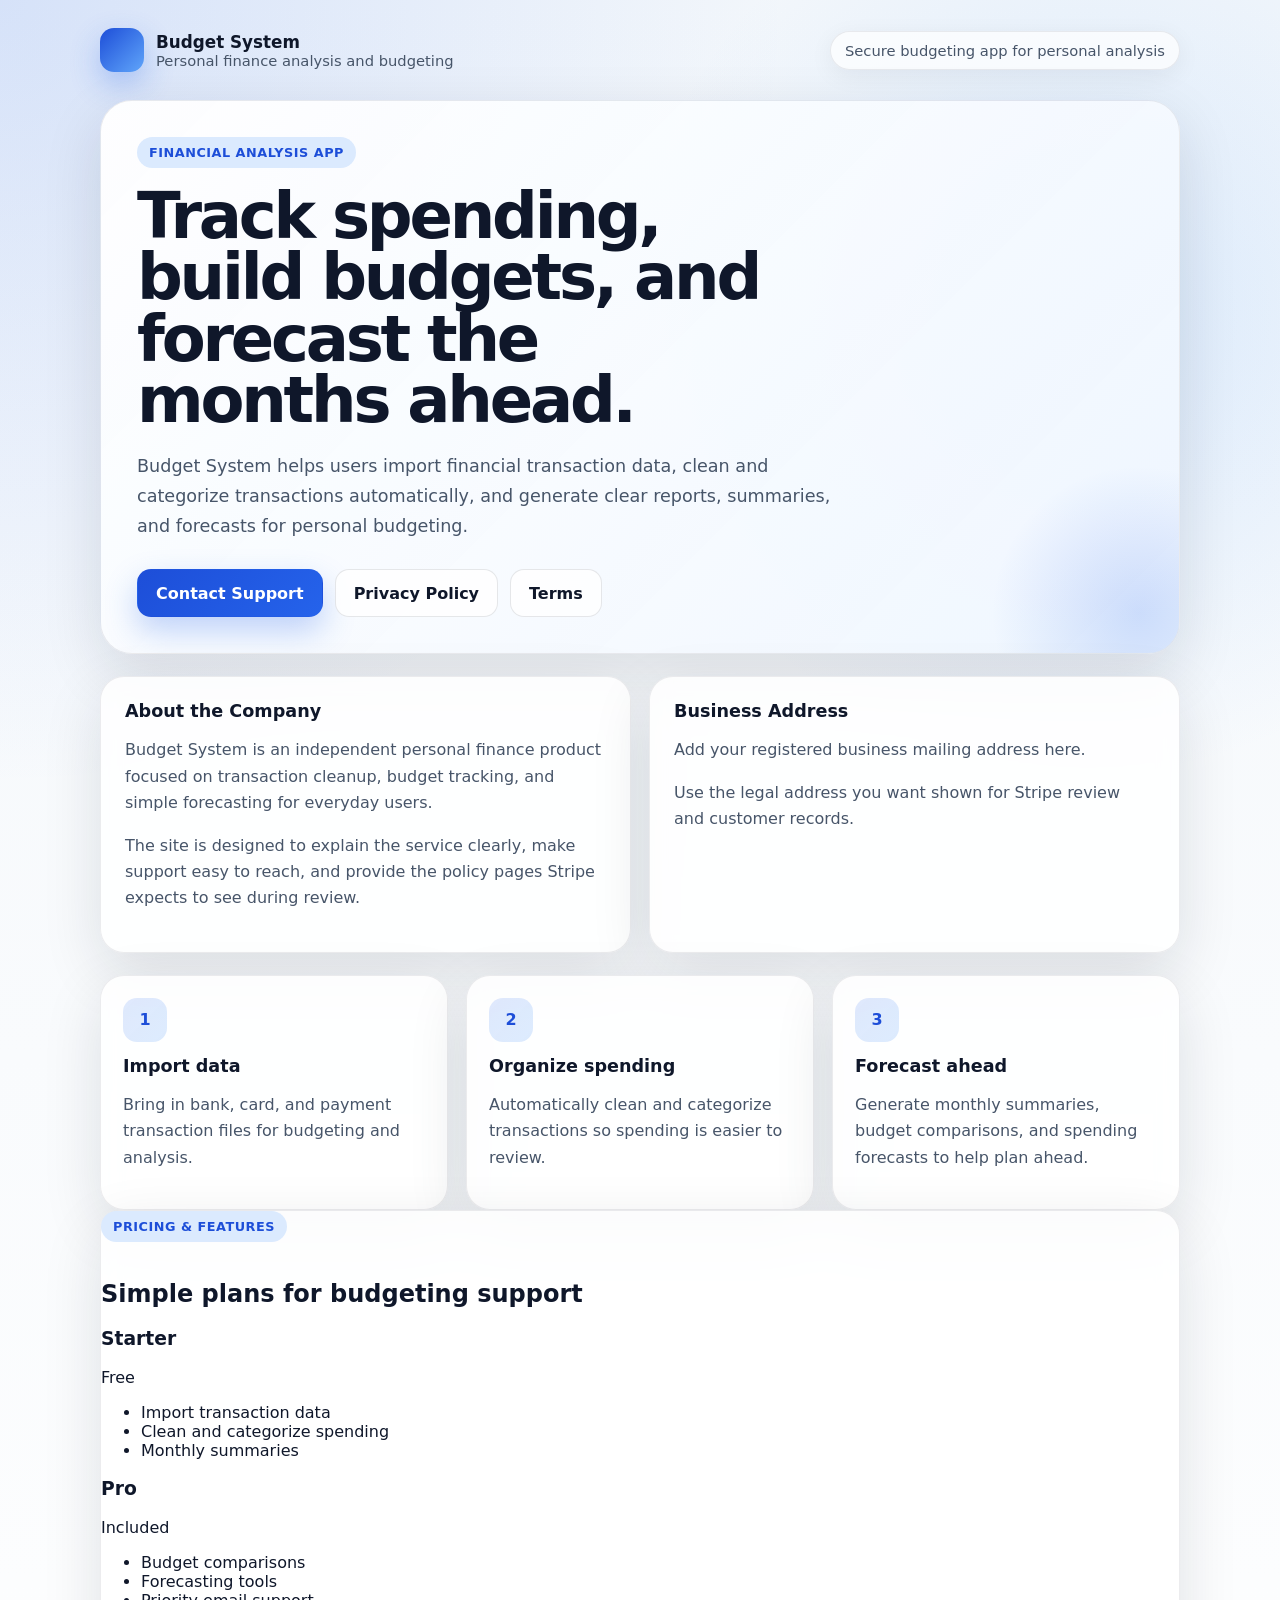
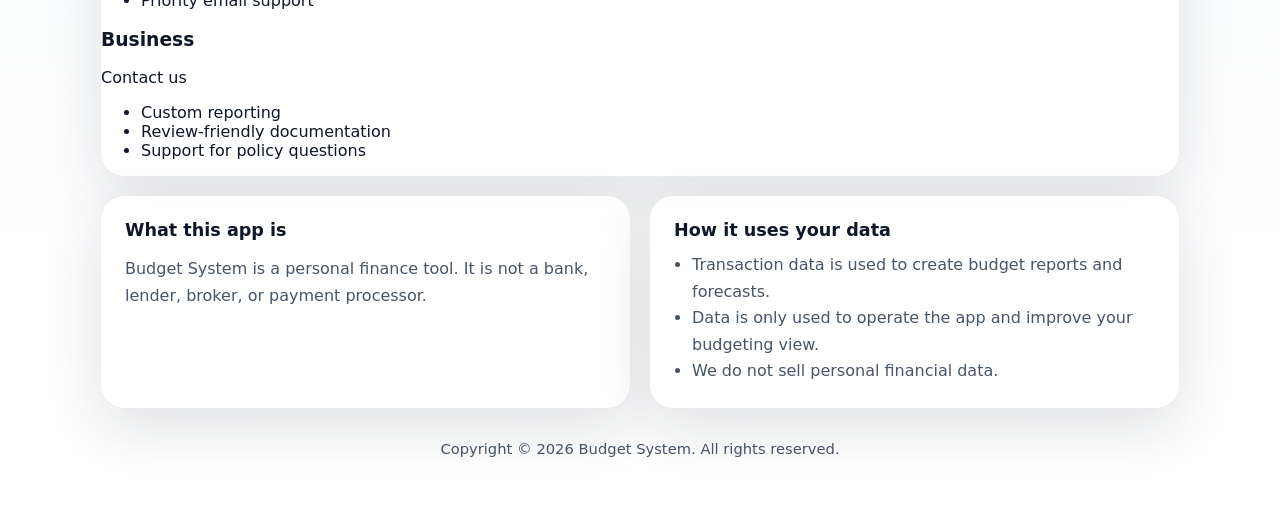
<file: docs/index.html>
<!doctype html>
<html lang="en">
<head>
  <meta charset="utf-8">
  <meta name="viewport" content="width=device-width, initial-scale=1">
  <title>Budget System</title>
  <meta name="description" content="Budget System helps users import transaction data, categorize spending, and generate budget reports and forecasts.">
  <link rel="stylesheet" href="style.css">
</head>
<body>
  <main class="shell">
    <div class="topbar">
      <div class="brand">
        <div class="brand-mark" aria-hidden="true"></div>
        <div>
          <div class="brand-name">Budget System</div>
          <div class="brand-sub">Personal finance analysis and budgeting</div>
        </div>
      </div>
      <div class="pill">Secure budgeting app for personal analysis</div>
    </div>

    <section class="hero">
      <div class="eyebrow">Financial analysis app</div>
      <h1>Track spending, build budgets, and forecast the months ahead.</h1>
      <p class="lede">
        Budget System helps users import financial transaction data, clean and categorize transactions automatically, and generate clear reports, summaries, and forecasts for personal budgeting.
      </p>
      <div class="cta-row">
        <a class="btn btn-primary" href="mailto:wyatt1029@gmail.com">Contact Support</a>
        <a class="btn btn-secondary" href="privacy.html">Privacy Policy</a>
        <a class="btn btn-secondary" href="terms.html">Terms</a>
      </div>
    </section>

    <section class="grid" aria-label="About company">
      <article class="card info about">
        <h2>About the Company</h2>
        <p>
          Budget System is an independent personal finance product focused on transaction cleanup,
          budget tracking, and simple forecasting for everyday users.
        </p>
        <p>
          The site is designed to explain the service clearly, make support easy to reach, and
          provide the policy pages Stripe expects to see during review.
        </p>
      </article>

      <article class="card info address">
        <h2>Business Address</h2>
        <p class="address-line">Add your registered business mailing address here.</p>
        <p class="address-note">Use the legal address you want shown for Stripe review and customer records.</p>
      </article>
    </section>

    <section class="grid" aria-label="Features">
      <article class="card feature">
        <div class="icon">1</div>
        <h2>Import data</h2>
        <p>Bring in bank, card, and payment transaction files for budgeting and analysis.</p>
      </article>
      <article class="card feature">
        <div class="icon">2</div>
        <h2>Organize spending</h2>
        <p>Automatically clean and categorize transactions so spending is easier to review.</p>
      </article>
      <article class="card feature">
        <div class="icon">3</div>
        <h2>Forecast ahead</h2>
        <p>Generate monthly summaries, budget comparisons, and spending forecasts to help plan ahead.</p>
      </article>
    </section>

    <section class="card pricing" aria-label="Pricing and features">
      <div class="eyebrow">Pricing &amp; features</div>
      <h2>Simple plans for budgeting support</h2>
      <div class="pricing-grid">
        <article class="plan">
          <h3>Starter</h3>
          <div class="price">Free</div>
          <ul>
            <li>Import transaction data</li>
            <li>Clean and categorize spending</li>
            <li>Monthly summaries</li>
          </ul>
        </article>
        <article class="plan featured">
          <h3>Pro</h3>
          <div class="price">Included</div>
          <ul>
            <li>Budget comparisons</li>
            <li>Forecasting tools</li>
            <li>Priority email support</li>
          </ul>
        </article>
        <article class="plan">
          <h3>Business</h3>
          <div class="price">Contact us</div>
          <ul>
            <li>Custom reporting</li>
            <li>Review-friendly documentation</li>
            <li>Support for policy questions</li>
          </ul>
        </article>
      </div>
    </section>

    <section class="grid stack">
      <div class="card info">
        <h2>What this app is</h2>
        <p>Budget System is a personal finance tool. It is not a bank, lender, broker, or payment processor.</p>
      </div>

      <div class="card info">
        <h2>How it uses your data</h2>
        <ul>
          <li>Transaction data is used to create budget reports and forecasts.</li>
          <li>Data is only used to operate the app and improve your budgeting view.</li>
          <li>We do not sell personal financial data.</li>
        </ul>
      </div>
    </section>

    <div class="footer">
      Copyright &copy; 2026 Budget System. All rights reserved.
    </div>
  </main>
</body>
</html>
</file>
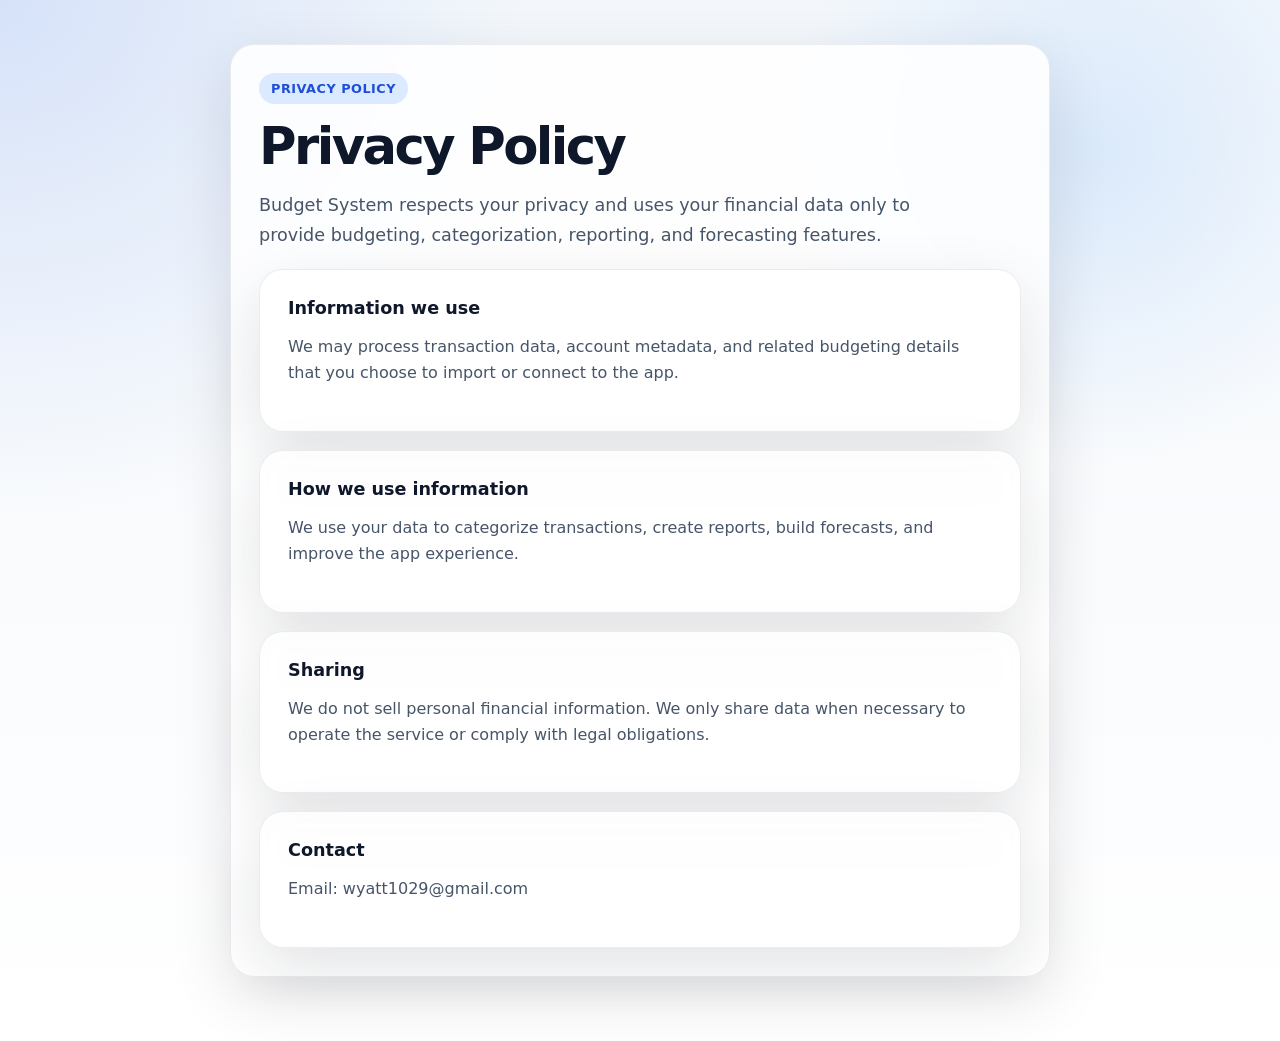
<file: docs/privacy.html>
<!doctype html>
<html lang="en">
<head>
  <meta charset="utf-8">
  <meta name="viewport" content="width=device-width, initial-scale=1">
  <title>Privacy Policy - Budget System</title>
  <meta name="description" content="Privacy Policy for Budget System.">
  <link rel="stylesheet" href="style.css">
</head>
<body>
  <main class="page">
    <section class="card">
      <div class="eyebrow">Privacy Policy</div>
      <h1>Privacy Policy</h1>
      <p class="lede">Budget System respects your privacy and uses your financial data only to provide budgeting, categorization, reporting, and forecasting features.</p>

      <div class="stack">
        <div class="card info">
          <h2>Information we use</h2>
          <p>We may process transaction data, account metadata, and related budgeting details that you choose to import or connect to the app.</p>
        </div>
        <div class="card info">
          <h2>How we use information</h2>
          <p>We use your data to categorize transactions, create reports, build forecasts, and improve the app experience.</p>
        </div>
        <div class="card info">
          <h2>Sharing</h2>
          <p>We do not sell personal financial information. We only share data when necessary to operate the service or comply with legal obligations.</p>
        </div>
        <div class="card info">
          <h2>Contact</h2>
          <p>Email: wyatt1029@gmail.com</p>
        </div>
      </div>
    </section>
  </main>
</body>
</html>
</file>
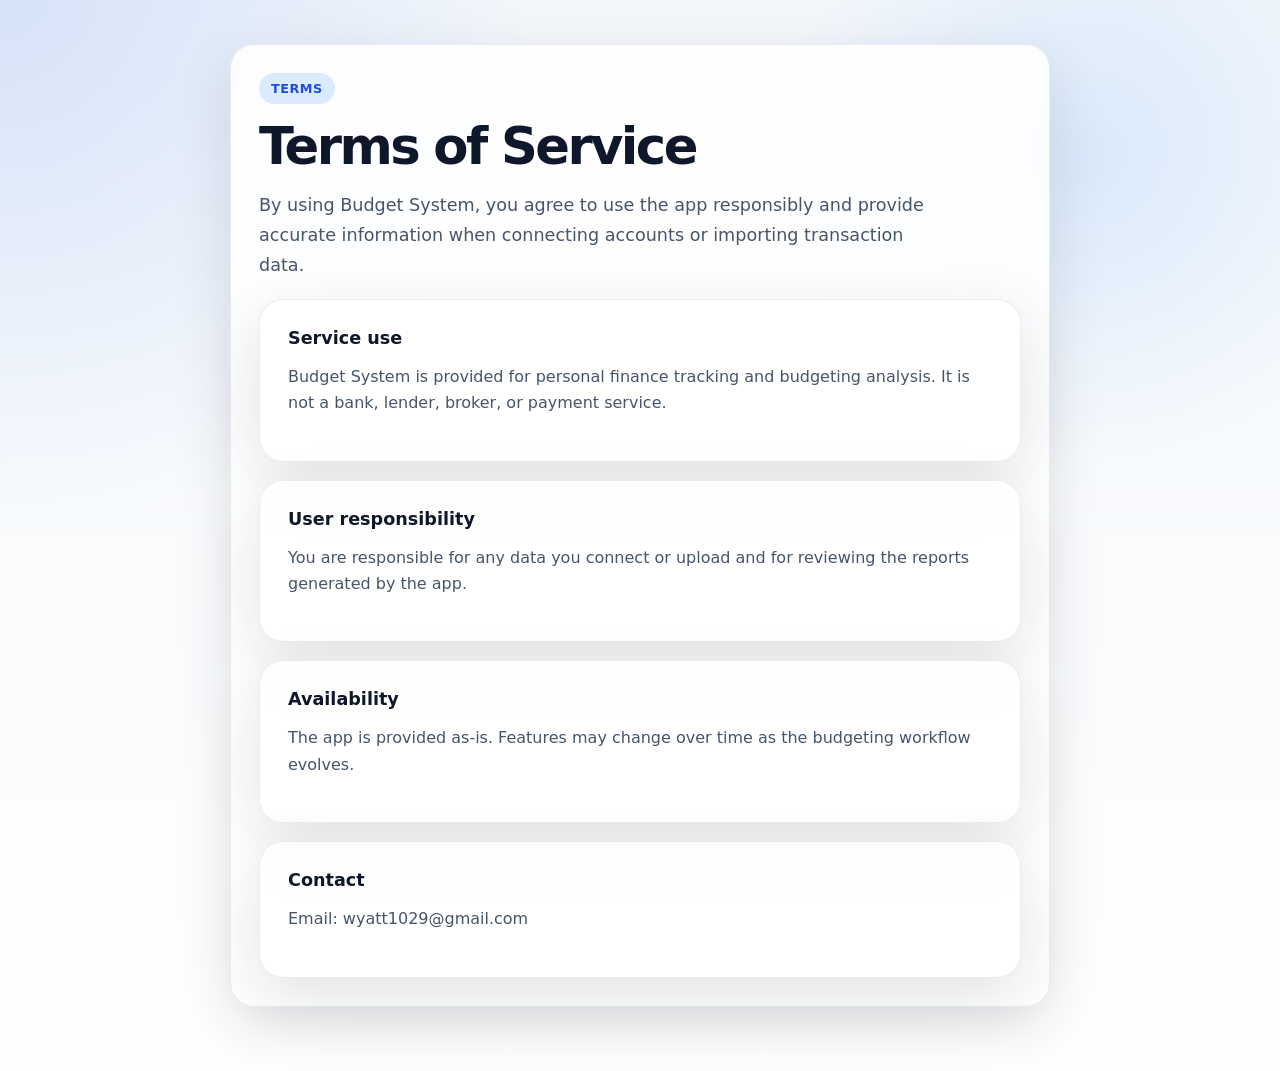
<file: docs/terms.html>
<!doctype html>
<html lang="en">
<head>
  <meta charset="utf-8">
  <meta name="viewport" content="width=device-width, initial-scale=1">
  <title>Terms - Budget System</title>
  <meta name="description" content="Terms of service for Budget System.">
  <link rel="stylesheet" href="style.css">
</head>
<body>
  <main class="page">
    <section class="card">
      <div class="eyebrow">Terms</div>
      <h1>Terms of Service</h1>
      <p class="lede">By using Budget System, you agree to use the app responsibly and provide accurate information when connecting accounts or importing transaction data.</p>

      <div class="stack">
        <div class="card info">
          <h2>Service use</h2>
          <p>Budget System is provided for personal finance tracking and budgeting analysis. It is not a bank, lender, broker, or payment service.</p>
        </div>
        <div class="card info">
          <h2>User responsibility</h2>
          <p>You are responsible for any data you connect or upload and for reviewing the reports generated by the app.</p>
        </div>
        <div class="card info">
          <h2>Availability</h2>
          <p>The app is provided as-is. Features may change over time as the budgeting workflow evolves.</p>
        </div>
        <div class="card info">
          <h2>Contact</h2>
          <p>Email: wyatt1029@gmail.com</p>
        </div>
      </div>
    </section>
  </main>
</body>
</html>
</file>
<file: docs/style.css>
:root {
  --bg: #f3f7fb;
  --bg-alt: #e9eff8;
  --panel: rgba(255, 255, 255, 0.86);
  --panel-border: rgba(15, 23, 42, 0.08);
  --text: #0f172a;
  --muted: #475569;
  --accent: #1d4ed8;
  --accent-2: #2563eb;
  --accent-soft: #dbeafe;
  --shadow: 0 20px 60px rgba(15, 23, 42, 0.12);
  --radius: 24px;
}

* {
  box-sizing: border-box;
}

html {
  scroll-behavior: smooth;
}

body {
  margin: 0;
  font-family: Inter, system-ui, -apple-system, BlinkMacSystemFont, "Segoe UI", sans-serif;
  color: var(--text);
  background:
    radial-gradient(circle at top left, rgba(37, 99, 235, 0.14), transparent 32%),
    radial-gradient(circle at 85% 15%, rgba(96, 165, 250, 0.18), transparent 22%),
    linear-gradient(180deg, var(--bg) 0%, #ffffff 100%);
  min-height: 100vh;
}

a {
  color: inherit;
}

.shell {
  max-width: 1120px;
  margin: 0 auto;
  padding: 28px 20px 48px;
}

.topbar {
  display: flex;
  justify-content: space-between;
  align-items: center;
  gap: 16px;
  margin-bottom: 28px;
}

.brand {
  display: flex;
  align-items: center;
  gap: 12px;
}

.brand-mark {
  width: 44px;
  height: 44px;
  border-radius: 14px;
  background: linear-gradient(135deg, var(--accent), #60a5fa);
  box-shadow: 0 12px 30px rgba(37, 99, 235, 0.3);
}

.brand-name {
  font-size: 1.05rem;
  font-weight: 700;
}

.brand-sub {
  font-size: 0.92rem;
  color: var(--muted);
}

.pill {
  display: inline-flex;
  align-items: center;
  gap: 8px;
  border-radius: 999px;
  background: rgba(255, 255, 255, 0.7);
  border: 1px solid var(--panel-border);
  padding: 10px 14px;
  font-size: 0.92rem;
  color: var(--muted);
  box-shadow: 0 6px 24px rgba(15, 23, 42, 0.06);
}

.hero {
  background: linear-gradient(135deg, rgba(255, 255, 255, 0.95), rgba(239, 246, 255, 0.92));
  border: 1px solid var(--panel-border);
  border-radius: calc(var(--radius) + 8px);
  box-shadow: var(--shadow);
  padding: 36px;
  overflow: hidden;
  position: relative;
}

.hero::after {
  content: "";
  position: absolute;
  inset: auto -120px -120px auto;
  width: 320px;
  height: 320px;
  border-radius: 50%;
  background: radial-gradient(circle, rgba(37, 99, 235, 0.18), transparent 65%);
  pointer-events: none;
}

.eyebrow {
  display: inline-flex;
  margin-bottom: 18px;
  padding: 8px 12px;
  border-radius: 999px;
  background: var(--accent-soft);
  color: var(--accent);
  font-weight: 700;
  font-size: 0.8rem;
  letter-spacing: 0.04em;
  text-transform: uppercase;
}

h1 {
  margin: 0;
  max-width: 14ch;
  font-size: clamp(2.6rem, 5vw, 4.8rem);
  line-height: 0.96;
  letter-spacing: -0.05em;
}

.lede {
  max-width: 62ch;
  font-size: 1.1rem;
  line-height: 1.7;
  color: var(--muted);
  margin: 20px 0 0;
}

.cta-row {
  display: flex;
  flex-wrap: wrap;
  gap: 12px;
  margin-top: 28px;
}

.btn {
  display: inline-flex;
  align-items: center;
  justify-content: center;
  min-height: 48px;
  padding: 0 18px;
  border-radius: 14px;
  font-weight: 700;
  text-decoration: none;
  border: 1px solid transparent;
  transition: transform 0.15s ease, box-shadow 0.15s ease, background 0.15s ease;
}

.btn:hover {
  transform: translateY(-1px);
}

.btn-primary {
  background: linear-gradient(135deg, var(--accent), var(--accent-2));
  color: #fff;
  box-shadow: 0 14px 32px rgba(37, 99, 235, 0.28);
}

.btn-secondary {
  background: rgba(255, 255, 255, 0.8);
  color: var(--text);
  border-color: rgba(15, 23, 42, 0.1);
}

.grid {
  display: grid;
  grid-template-columns: repeat(12, 1fr);
  gap: 18px;
  margin-top: 22px;
}

.card {
  background: var(--panel);
  border: 1px solid var(--panel-border);
  border-radius: var(--radius);
  box-shadow: var(--shadow);
  backdrop-filter: blur(10px);
}

.feature {
  grid-column: span 4;
  padding: 22px;
}

.feature h2,
.info h2 {
  margin: 0 0 12px;
  font-size: 1.1rem;
}

.feature p,
.info p,
.info li,
.footer {
  color: var(--muted);
  line-height: 1.65;
}

.feature .icon {
  width: 44px;
  height: 44px;
  border-radius: 14px;
  display: grid;
  place-items: center;
  margin-bottom: 14px;
  background: linear-gradient(135deg, rgba(37, 99, 235, 0.14), rgba(96, 165, 250, 0.22));
  color: var(--accent);
  font-weight: 800;
}

.info {
  grid-column: span 6;
  padding: 24px;
}

.info ul {
  margin: 0;
  padding-left: 18px;
}

.stack {
  display: grid;
  gap: 18px;
  margin-top: 18px;
}

.footer {
  margin-top: 28px;
  text-align: center;
  font-size: 0.92rem;
}

.page {
  max-width: 860px;
  margin: 0 auto;
  padding: 44px 20px 64px;
}

.page h1 {
  max-width: none;
  font-size: clamp(2.2rem, 4vw, 3.4rem);
}

.page .card {
  padding: 28px;
}

@media (max-width: 860px) {
  .feature,
  .info {
    grid-column: span 12;
  }

  .hero {
    padding: 28px;
  }

  .topbar {
    flex-direction: column;
    align-items: flex-start;
  }
}
</file>
